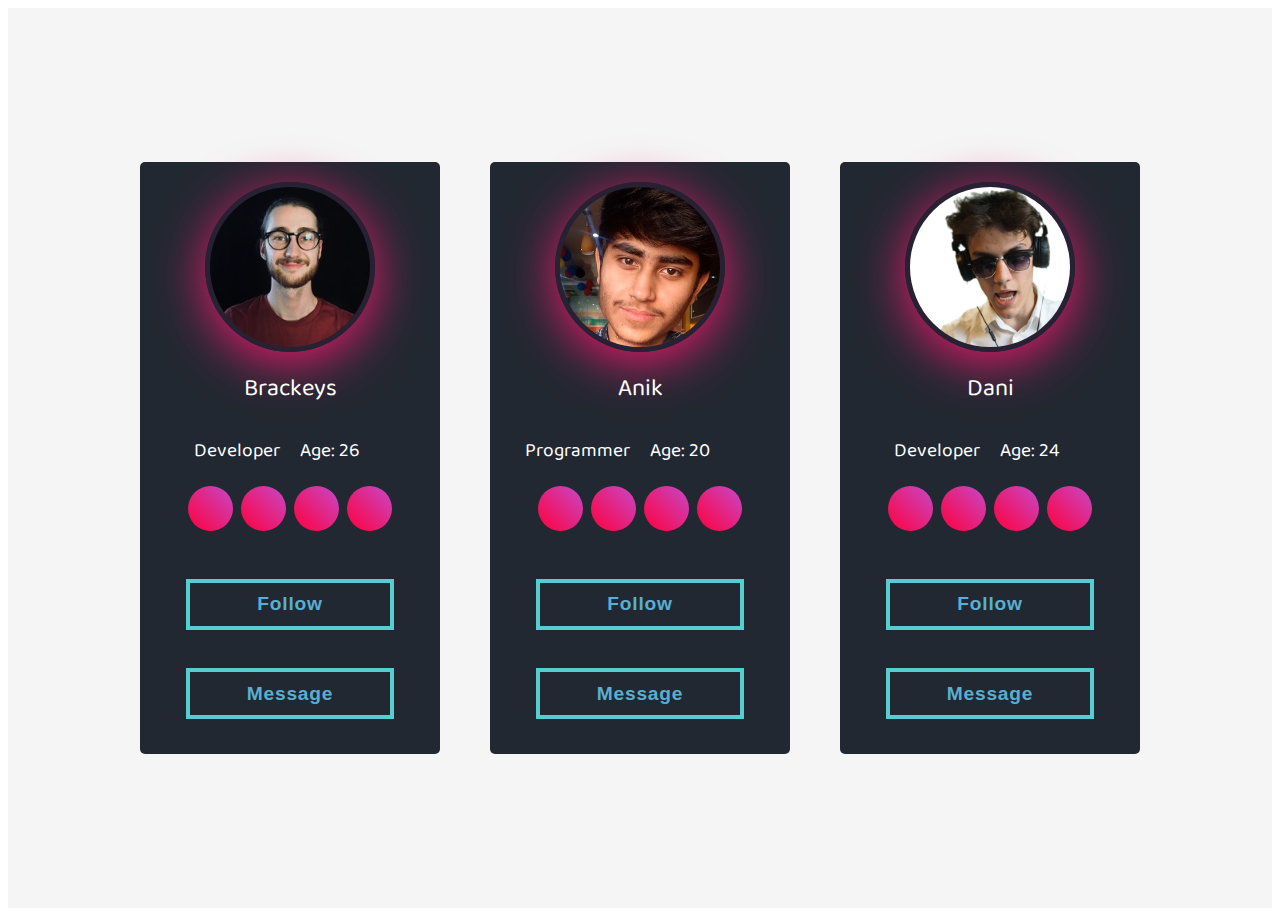
<file: lab_codes/cse3200/myWebsite/index.html>
<!DOCTYPE html>
<html>

<head>
    <meta name="viewport" content="width=device-width, initial-scale=1">
    <link rel="stylesheet" href="styles.css">
</head>

<body>

    <div class="container">
        <div class="card">
          <img src="images/brackeys.jpg" alt="Person" class="card__image">
          <p class="card__name">Brackeys</p>
          <div class="grid-container">
      
            <div class="grid-child-posts">
                Developer
            </div>
      
            <div class="grid-child-followers">
              Age: 26
            </div>
      
          </div>
          <ul class="social-icons">
            <li><a href="#"><i class="fa fa-instagram"></i></a></li>
            <li><a href="#"><i class="fa fa-twitter"></i></a></li>
            <li><a href="#"><i class="fa fa-linkedin"></i></a></li>
            <li><a href="#"><i class="fa fa-codepen"></i></a></li>
          </ul>
          <button class="btn draw-border">Follow</button>
          <button class="btn draw-border">Message</button>
      
        </div>
        <div class="card">
          <img src="images/me.jpg" alt="Person" class="card__image">
          <p class="card__name">Anik</p>
          <div class="grid-container">
      
            <div class="grid-child-posts">
              Programmer
            </div>
      
            <div class="grid-child-followers">
              Age: 20
            </div>
      
          </div>
          <ul class="social-icons">
            <li><a href="#"><i class="fa fa-instagram"></i></a></li>
            <li><a href="#"><i class="fa fa-twitter"></i></a></li>
            <li><a href="#"><i class="fa fa-linkedin"></i></a></li>
            <li><a href="#"><i class="fa fa-codepen"></i></a></li>
          </ul>
          <button class="btn draw-border">Follow</button>
          <button class="btn draw-border">Message</button>
        </div>
        <div class="card">
          <img src="images/dani.png" alt="Person" class="card__image">
          <p class="card__name">Dani</p>
          <div class="grid-container">
      
            <div class="grid-child-posts">
               Developer
            </div>
      
            <div class="grid-child-followers">
              Age: 24
            </div>
      
          </div>
          <ul class="social-icons">
            <li><a href="#"><i class="fa fa-instagram"></i></a></li>
            <li><a href="#"><i class="fa fa-twitter"></i></a></li>
            <li><a href="#"><i class="fa fa-linkedin"></i></a></li>
            <li><a href="#"><i class="fa fa-codepen"></i></a></li>
          </ul>
          <button class="btn draw-border">Follow</button>
          <button class="btn draw-border">Message</button>
        </div>
      </div>
      

</body>

</html>
</file>
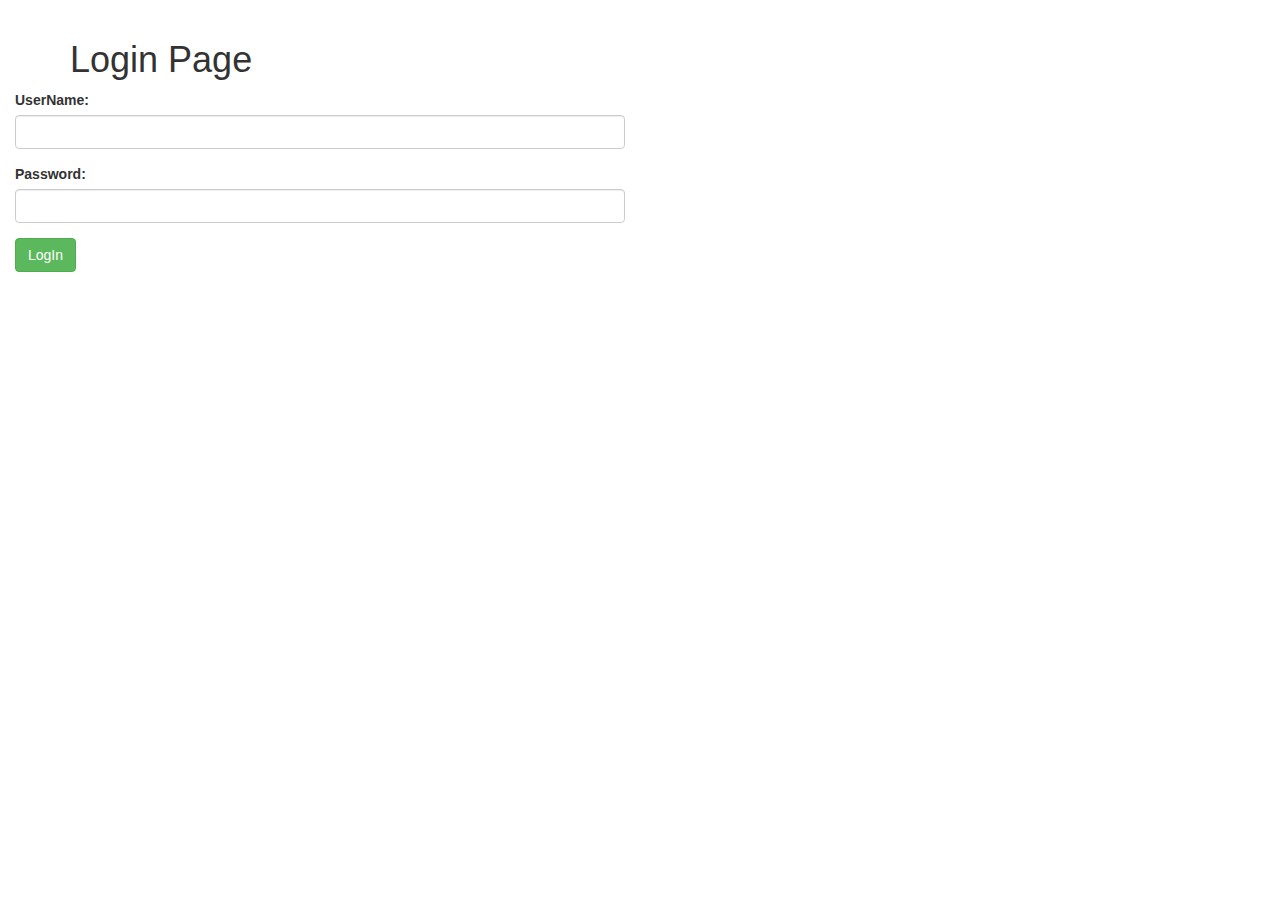
<file: lab_codes/cse3200/form validation using js/login.html>
<!DOCTYPE html>
<html>
<head>
	<title></title>
	<link rel="stylesheet" type="text/css" href="css/bootstrap.css" />

</head>
<body>

	<div class="container"><br>

		<h1>Login Page</h1></div>
		
		<div class="col-lg-6 m-auto d-block">
			
			<form action="login.html" class="bg-light">


				<div class="form-group">
					<label class="font-weight-bold"> UserName: </label>
					<input type="text" name="username" class="form-control" id="username">
					<span id="war_username" class="text-danger font-weight-bold"> </span>
				</div>


				<div class="form-group">
					<label class="font-weight-bold"> Password: </label>
					<input type="text" name="pass" class="form-control" id="pass">
					<span id="war_password" class="text-danger font-weight-bold"> </span>
				</div>
				
				<input type="submit" name="submit" value="LogIn" class="btn btn-success">


			</form><br><br>


		</div>



</body>
</html>
</file>
<file: lab_codes/cse3200/myWebsite/styles.css>
@import url("https://fonts.googleapis.com/css2?family=Baloo+Paaji+2:wght@400;500&display=swap");


.container {
  display: grid;
  grid-template-columns: 300px 300px 300px;
  grid-gap: 50px;
  justify-content: center;
  align-items: center;
  height: 100vh;
  background-color: #f5f5f5;
  font-family: 'Baloo Paaji 2', cursive;
}

.card {
  background-color: #222831;
  height: 37rem;
  border-radius: 5px;
  display: flex;
  flex-direction: column;
  align-items: center;
  box-shadow: rgba(0, 0, 0, 0.7);
  color: white;
}

.card__name {
  margin-top: 15px;
  font-size: 1.5em;
}

.card__image {
  height: 160px;
  width: 160px;
  border-radius: 50%;
  border: 5px solid #272133;
  margin-top: 20px;
  box-shadow: 0 10px 50px rgba(235, 25, 110, 1);
}


.draw-border {
  box-shadow: inset 0 0 0 4px #58cdd1;
  color: #58afd1;
  -webkit-transition: color 0.25s 0.0833333333s;
  transition: color 0.25s 0.0833333333s;
  position: relative;
}

.draw-border::before,
.draw-border::after {
  border: 0 solid transparent;
  box-sizing: border-box;
  content: '';
  pointer-events: none;
  position: absolute;
  width: 0rem;
  height: 0;
  bottom: 0;
  right: 0;
}

.draw-border::before {
  border-bottom-width: 4px;
  border-left-width: 4px;
}

.draw-border::after {
  border-top-width: 4px;
  border-right-width: 4px;
}

.draw-border:hover {
  color: #ffe593;
}

.draw-border:hover::before,
.draw-border:hover::after {
  border-color: #eb196e;
  -webkit-transition: border-color 0s, width 0.25s, height 0.25s;
  transition: border-color 0s, width 0.25s, height 0.25s;
  width: 100%;
  height: 100%;
}

.draw-border:hover::before {
  -webkit-transition-delay: 0s, 0s, 0.25s;
  transition-delay: 0s, 0s, 0.25s;
}

.draw-border:hover::after {
  -webkit-transition-delay: 0s, 0.25s, 0s;
  transition-delay: 0s, 0.25s, 0s;
}

.btn {
  background: none;
  border: none;
  cursor: pointer;
  line-height: 1.5;
  font: 700 1.2rem 'Roboto Slab', sans-serif;
  padding: 0.75em 2em;
  letter-spacing: 0.05rem;
  margin: 1em;
  width: 13rem;
}

.btn:focus {
  outline: 2px dotted #55d7dc;
}


.social-icons {
  padding: 0;
  list-style: none;
  margin: 1em;
}

.social-icons li {
  display: inline-block;
  margin: 0.15em;
  position: relative;
  font-size: 1em;
}

.social-icons i {
  color: #fff;
  position: absolute;
  top: 0.95em;
  left: 0.96em;
  transition: all 265ms ease-out;
}

.social-icons a {
  display: inline-block;
}

.social-icons a:before {
  transform: scale(1);
  -ms-transform: scale(1);
  -webkit-transform: scale(1);
  content: " ";
  width: 45px;
  height: 45px;
  border-radius: 100%;
  display: block;
  background: linear-gradient(45deg, #ff003c, #c648c8);
  transition: all 265ms ease-out;
}

.social-icons a:hover:before {
  transform: scale(0);
  transition: all 265ms ease-in;
}

.social-icons a:hover i {
  transform: scale(2.2);
  -ms-transform: scale(2.2);
  -webkit-transform: scale(2.2);
  color: #ff003c;
  background: -webkit-linear-gradient(45deg, #ff003c, #c648c8);
  -webkit-background-clip: text;
  -webkit-text-fill-color: transparent;
  transition: all 265ms ease-in;
}

.grid-container {
  display: grid;
  grid-template-columns: 1fr 1fr;
  grid-gap: 20px;
  font-size: 1.2em;
}
</file>
